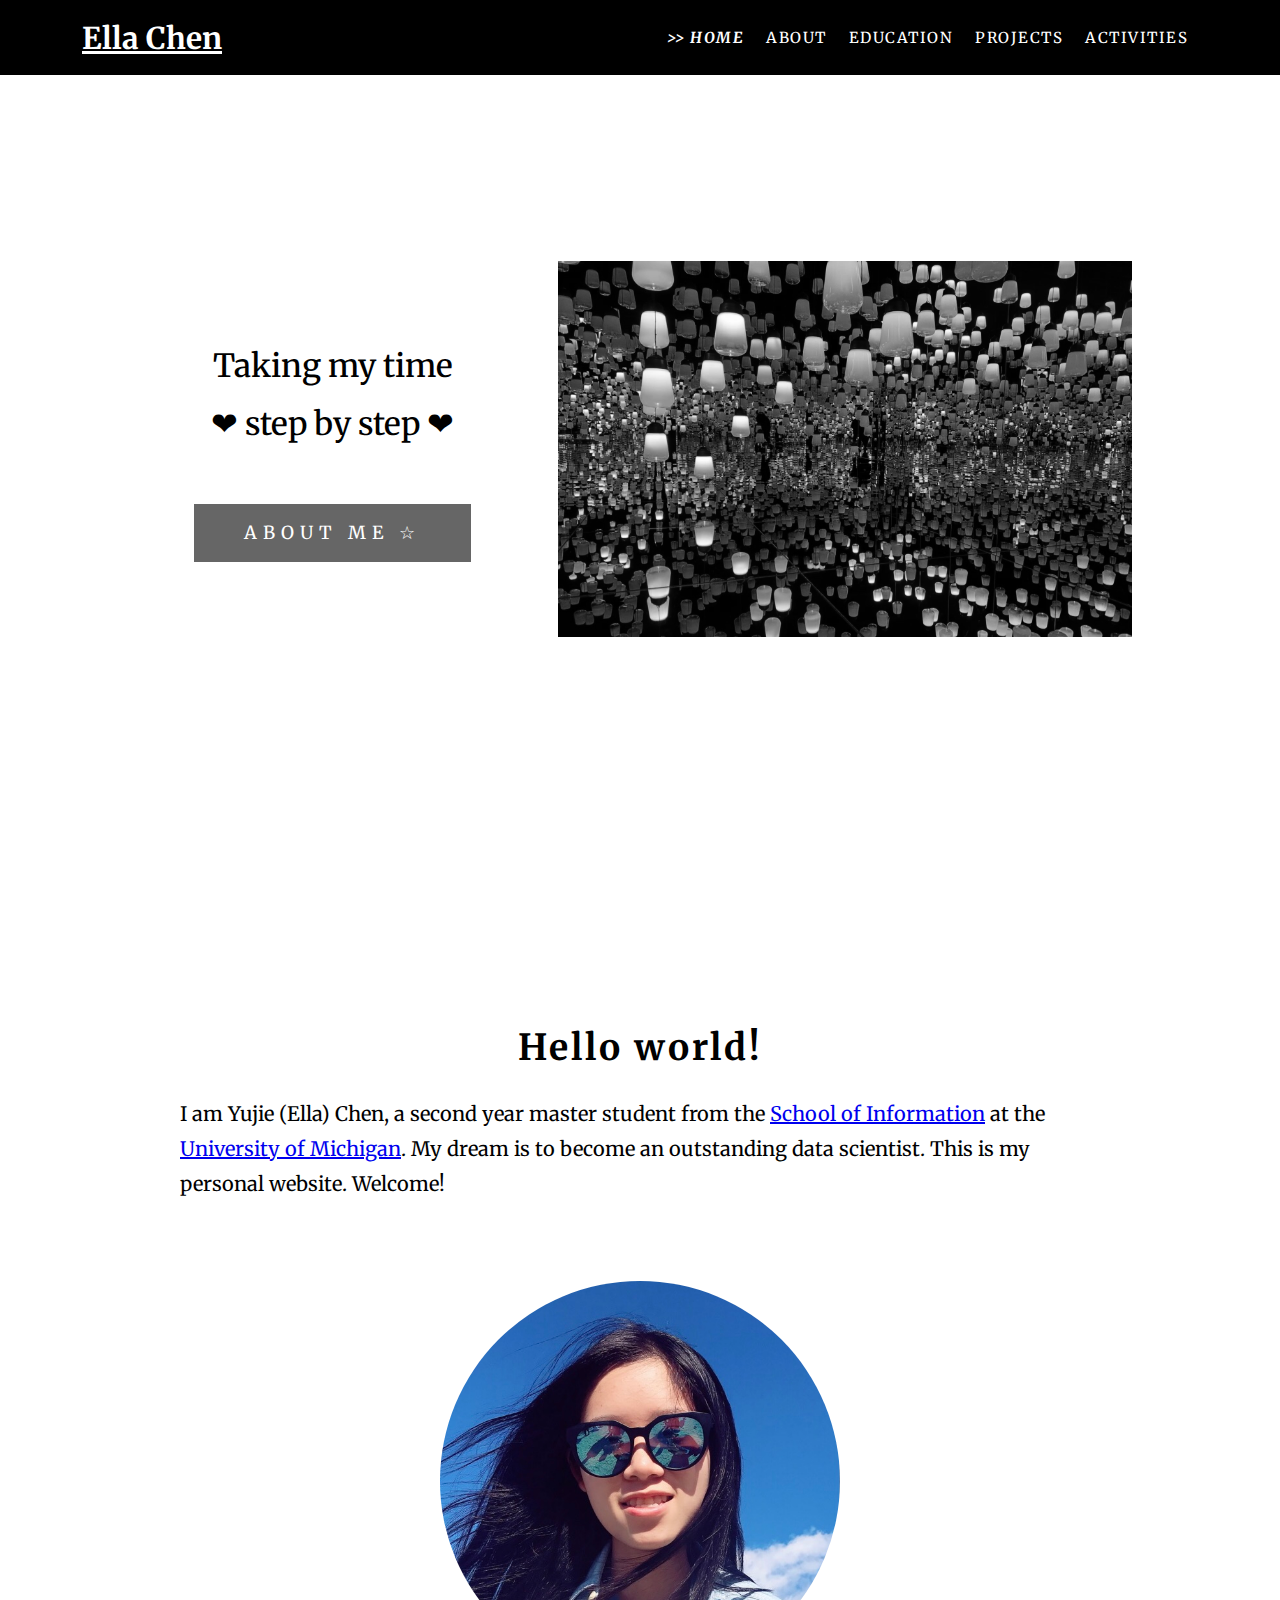
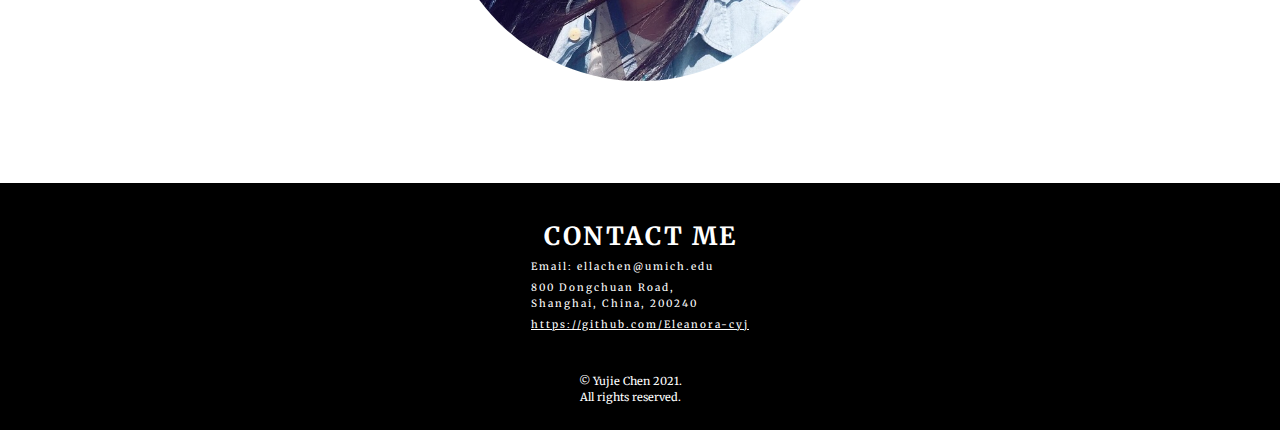
<file: index.html>
<!DOCTYPE html>
<html lang="en">
<head>
  <meta charset="utf-8">
  <meta name="viewport" content="width=device-width, initial-scale=1.0">
  <link rel="shortcut icon" type="image/x-icon" href="images/favicon.ico"/>
  <link rel="stylesheet" type="text/css" href="css/html5reset.css">
  <link rel="stylesheet" href="css/style.css">
  <link rel="stylesheet" href="https://fonts.googleapis.com/css?family=Andika">
  <link rel="preconnect" href="https://fonts.gstatic.com">
  <link href="https://fonts.googleapis.com/css2?family=Merriweather&display=swap" rel="stylesheet">
  <title>Ella Chen's Homepage</title>
</head>

<body ontouchstart="">
  <!-- nav-bar  -->
  <section id="nav-bar" class="container" role = "navigation">
    <div class="skip"><a href="#hello">Skip to Main Content</a></div>
    <header class="nav-bar">
      <div class="brand"><a href="index.html#footer"><h1>Ella Chen</h1></a></div>
      <div class="nav-list">
        <div class="cross">
          <div class="bar"></div>
        </div>
        <ul>
          <li><a href="index.html"><strong><em>>>  Home</em></strong></a></li>
          <li><a href="about.html">About</a></li>
          <li><a href="education.html">Education</a></li>
          <li><a href="project.html">Projects</a></li>
          <li><a href="activity.html">Activities</a></li>
        </ul>
      </div>
    </header>
  </section>
  <!-- End nav-bar  -->

  <!-- home Section  -->
  <section id="home" class="home container" role = "banner">
    <div class="home-info">
      <h1 class="home-info-heading">Taking my time <br>❤ step by step ❤</h1>
      <a href="about.html#about" type="button" class="home-info-button">About Me ☆</a>
    </div>
    <div class="home-img">
      <img src="./images/h.jpeg" alt="The colorful lights">
    </div>
  </section>
  <!-- End home Section  -->
  
  <!-- Hello section  -->
  <section id="hello" class="hello container" role="main"  >
    <div class="hello-info">
      <h1 class="hello-info-heading">Hello world! </h1>
      <p class="hello-info-desc">I am Yujie (Ella) Chen, a second year master student from the <a href="https://www.si.umich.edu/">School of Information</a> at the <a href="https://umich.edu/">University of Michigan</a>. My dream is to become an outstanding data scientist. This is my personal website. Welcome! </p>
    </div>
    <div class="hello-img">
      <div class="hello-img-wrapper">
        <img src="./images/home-me.jpg" alt="Ella's photo">
      </div>
    </div>
  </section>
  <!-- End hello section  -->
  
  <!-- Footer section  -->
  <footer id="footer" class="footer container" role = "contentinfo">
    <div class="footer-contact">
      <h1 class="footer-contact-heading">Contact me</h1>
      <p class="footer-contact-info">Email: ellachen@umich.edu</p>
      <p class="footer-contact-info">800 Dongchuan Road, </br>Shanghai, China, 200240</p>
      <p class="footer-contact-info"><a href = "https://github.com/Eleanora-cyj">https://github.com/Eleanora-cyj</a></p>
    </div>
   
    <span id='copyright'>&copy;&nbsp;Yujie Chen 2021.</br> All rights reserved.</span>
  </footer>
  <!-- End Footer section  -->
  <script src="./app.js"></script>
</body>
</html>
</file>
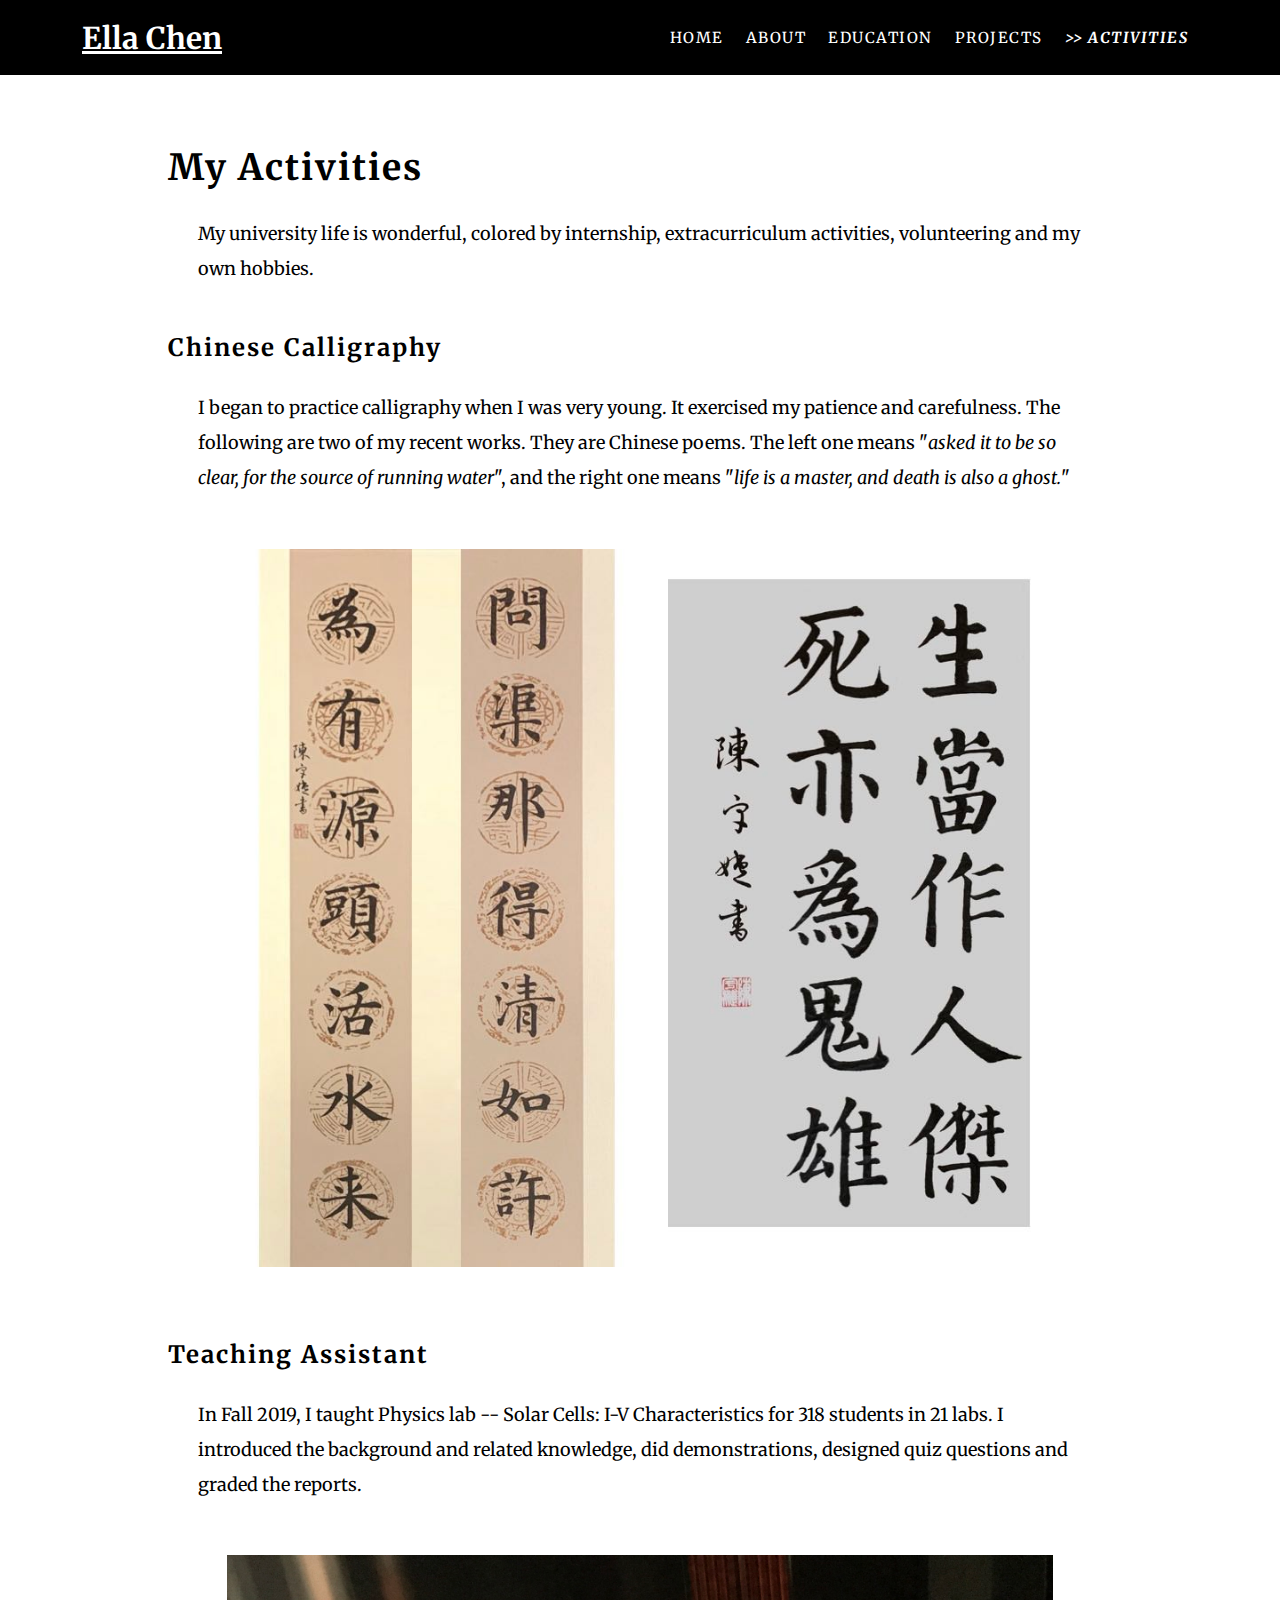
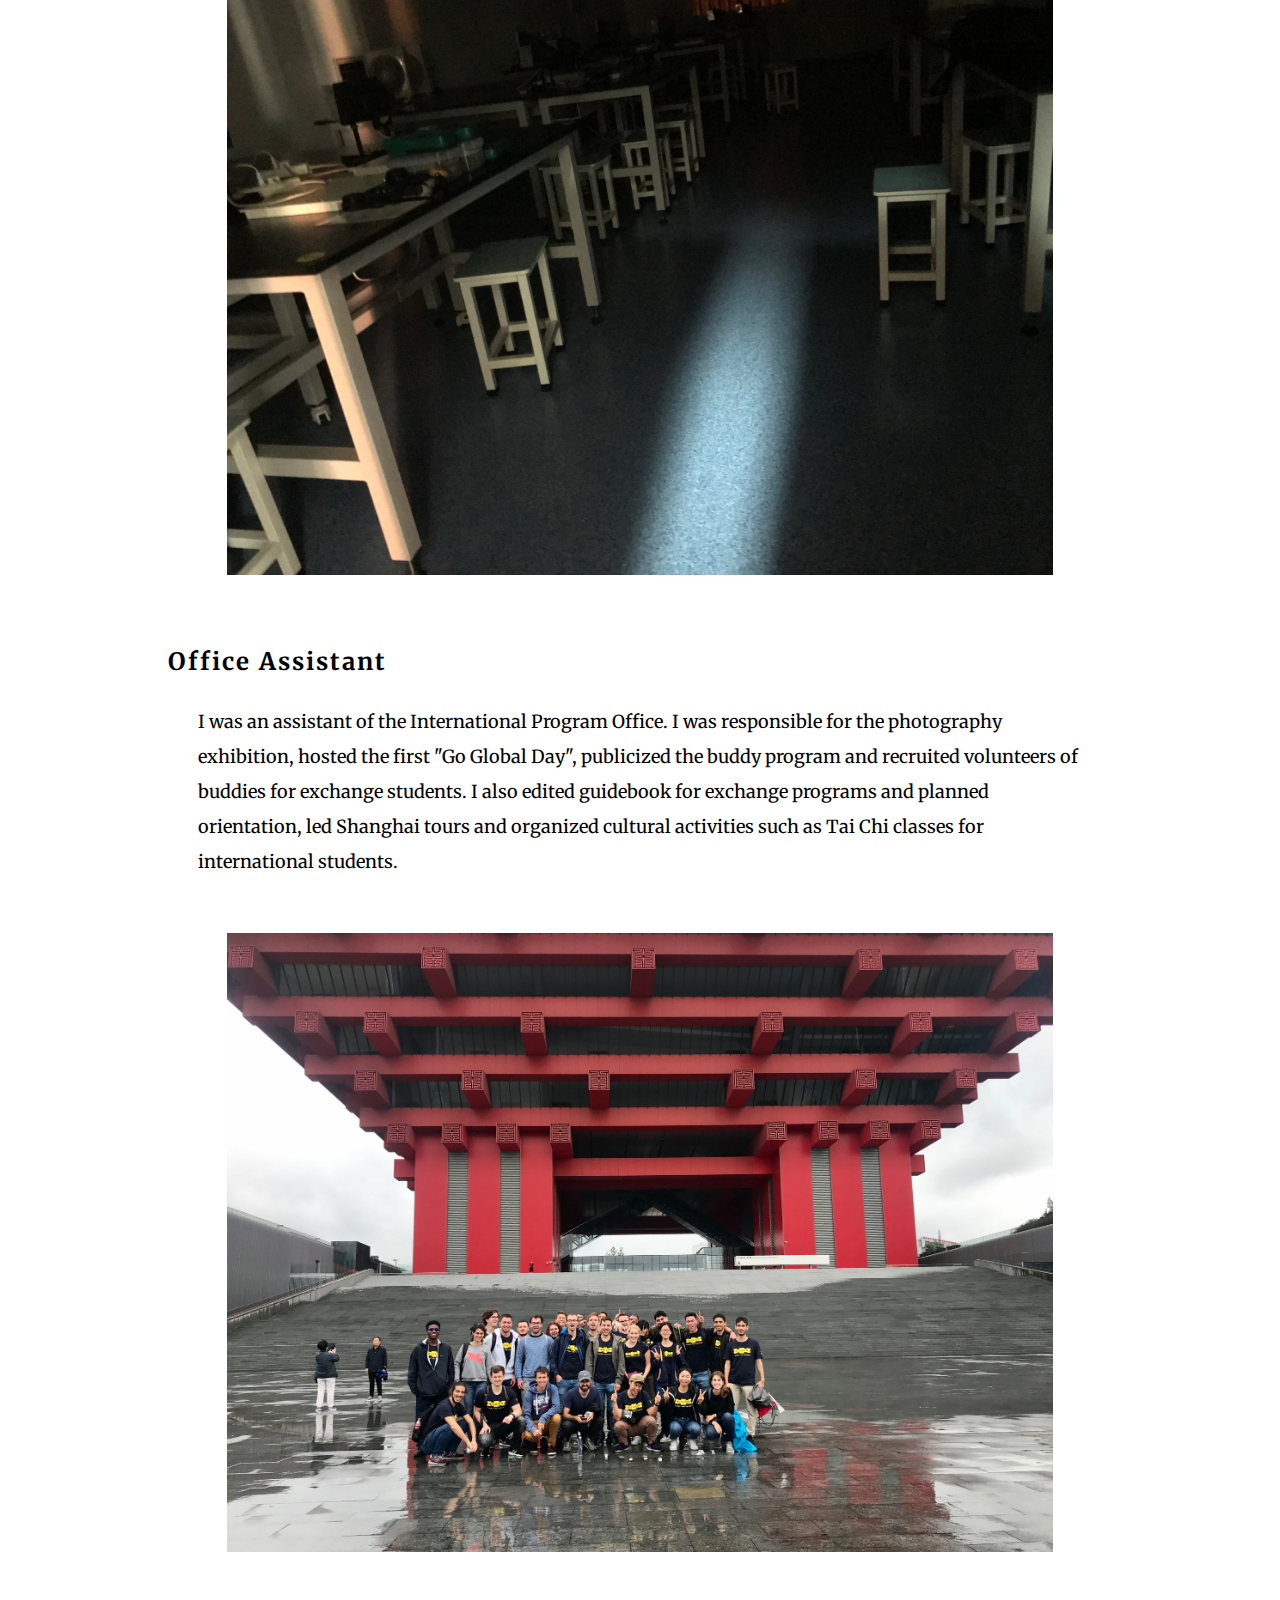
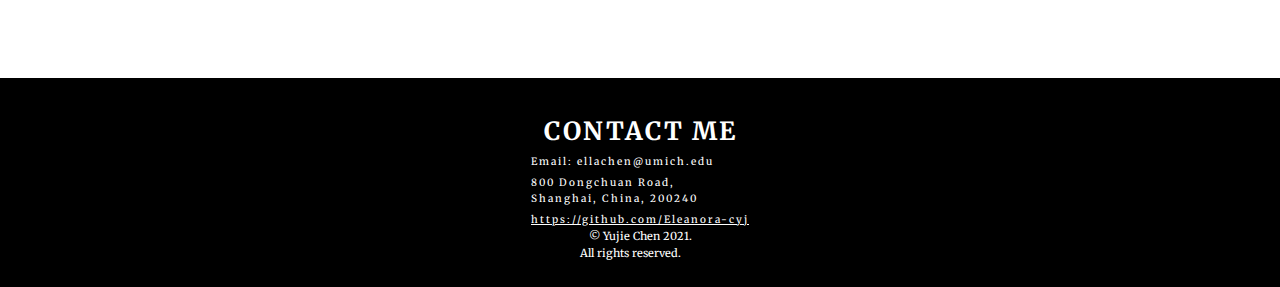
<file: activity.html>
<!DOCTYPE html>
<html lang="en">
<head>
  <meta charset="utf-8">
  <meta name="viewport" content="width=device-width, initial-scale=1.0">
  <link rel="shortcut icon" type="image/x-icon" href="images/favicon.ico"/>
  <link rel="stylesheet" type="text/css" href="css/html5reset.css">
  <link rel="stylesheet" href="css/style.css">
  <link rel="stylesheet" href="https://fonts.googleapis.com/css?family=Andika">
  <link rel="preconnect" href="https://fonts.gstatic.com">
  <link href="https://fonts.googleapis.com/css2?family=Merriweather&display=swap" rel="stylesheet">
  <title>Ella Chen's Activities</title>
</head>

<body ontouchstart="">
  <!-- nav-bar  -->
  <section id="nav-bar" class="container" role = "navigation">
    <div class="skip"><a href="#about">Skip to Main Content</a></div>
    <header class="nav-bar">
      <div class="brand"><a href="index.html#footer"><h1>Ella Chen</h1></a></div>
      <div class="nav-list">
        <div class="cross">
          <div class="bar"></div>
        </div>
        <ul>
          <li><a href="index.html">Home</a></li>
          <li><a href="about.html">About</a></li>
          <li><a href="education.html">Education</a></li>
          <li><a href="project.html">Projects</a></li>
          <li><a href="activity.html"><strong><em>>>  Activities</em></strong></a></li>
        </ul>
      </div>
    </header>
  </section>
  <!-- End nav-bar  -->

<section id="about" class="about container" role = "main">
    <div class="about-info">
      <h1 class="about-info-heading">My Activities</h1>
      <p class="about-info-desc">My university life is wonderful, colored by internship, extracurriculum activities, volunteering and my own hobbies. </p>
      <h2 class="about-skill-heading">Chinese Calligraphy</h2>
      <p class="about-info-desc">I began to practice calligraphy when I was very young. It exercised my patience and carefulness. The following are two of my recent works. They are Chinese poems. The left one means "<em>asked it to be so clear, for the source of running water</em>", and the right one means "<em>life is a master, and death is also a ghost.</em>"</p>
    </div>
    <div class="about-img">
      <div class="about-img-wrapper">
        <img src="./images/shufa.jpeg" alt="My calligraphy work">
      </div>
    </div>
    <div class="about-info">
      <h2 class="about-skill-heading">Teaching Assistant</h2>
      <p class="about-info-desc">In Fall 2019, I taught Physics lab -- Solar Cells: I-V Characteristics for 318 students in 21 labs. I introduced the background and related knowledge, did demonstrations, designed quiz questions and graded the reports.</p>
    </div>
    <div class="about-img">
      <div class="about-img-wrapper">
        <img src="./images/lab.jpeg" alt="My working lab">
      </div>
    </div>
        <div class="about-info">
      <h2 class="about-skill-heading">Office Assistant</h2>
      <p class="about-info-desc">I was an assistant of the International Program Office. I was responsible for the photography exhibition, hosted the first "Go Global Day", publicized the buddy program and recruited volunteers of buddies for exchange students. I also edited guidebook for exchange programs and planned orientation, led Shanghai tours and organized cultural activities such as Tai Chi classes for international students.</p>
    </div>
    <div class="about-img">
      <div class="about-img-wrapper">
        <img src="./images/ipo.jpeg" alt="Shanghai tours">
      </div>
    </div>
  </section>
  <!-- End About section  -->

  <!-- Footer section  -->
  <footer id="footer" class="footer container">
    <div class="footer-contact">
      <h1 class="footer-contact-heading">Contact me</h1>
      <p class="footer-contact-info">Email: ellachen@umich.edu</p>
      <p class="footer-contact-info">800 Dongchuan Road, </br>Shanghai, China, 200240</p>
      <p class="footer-contact-info"><a href = "https://github.com/Eleanora-cyj">https://github.com/Eleanora-cyj</a></p>


    <span id='copyright'>&copy;&nbsp;Yujie Chen 2021.</br> All rights reserved.</span>
  </footer>
  <!-- End Footer section  -->
  <script src="./app.js"></script>
</body>
</html>
</file>
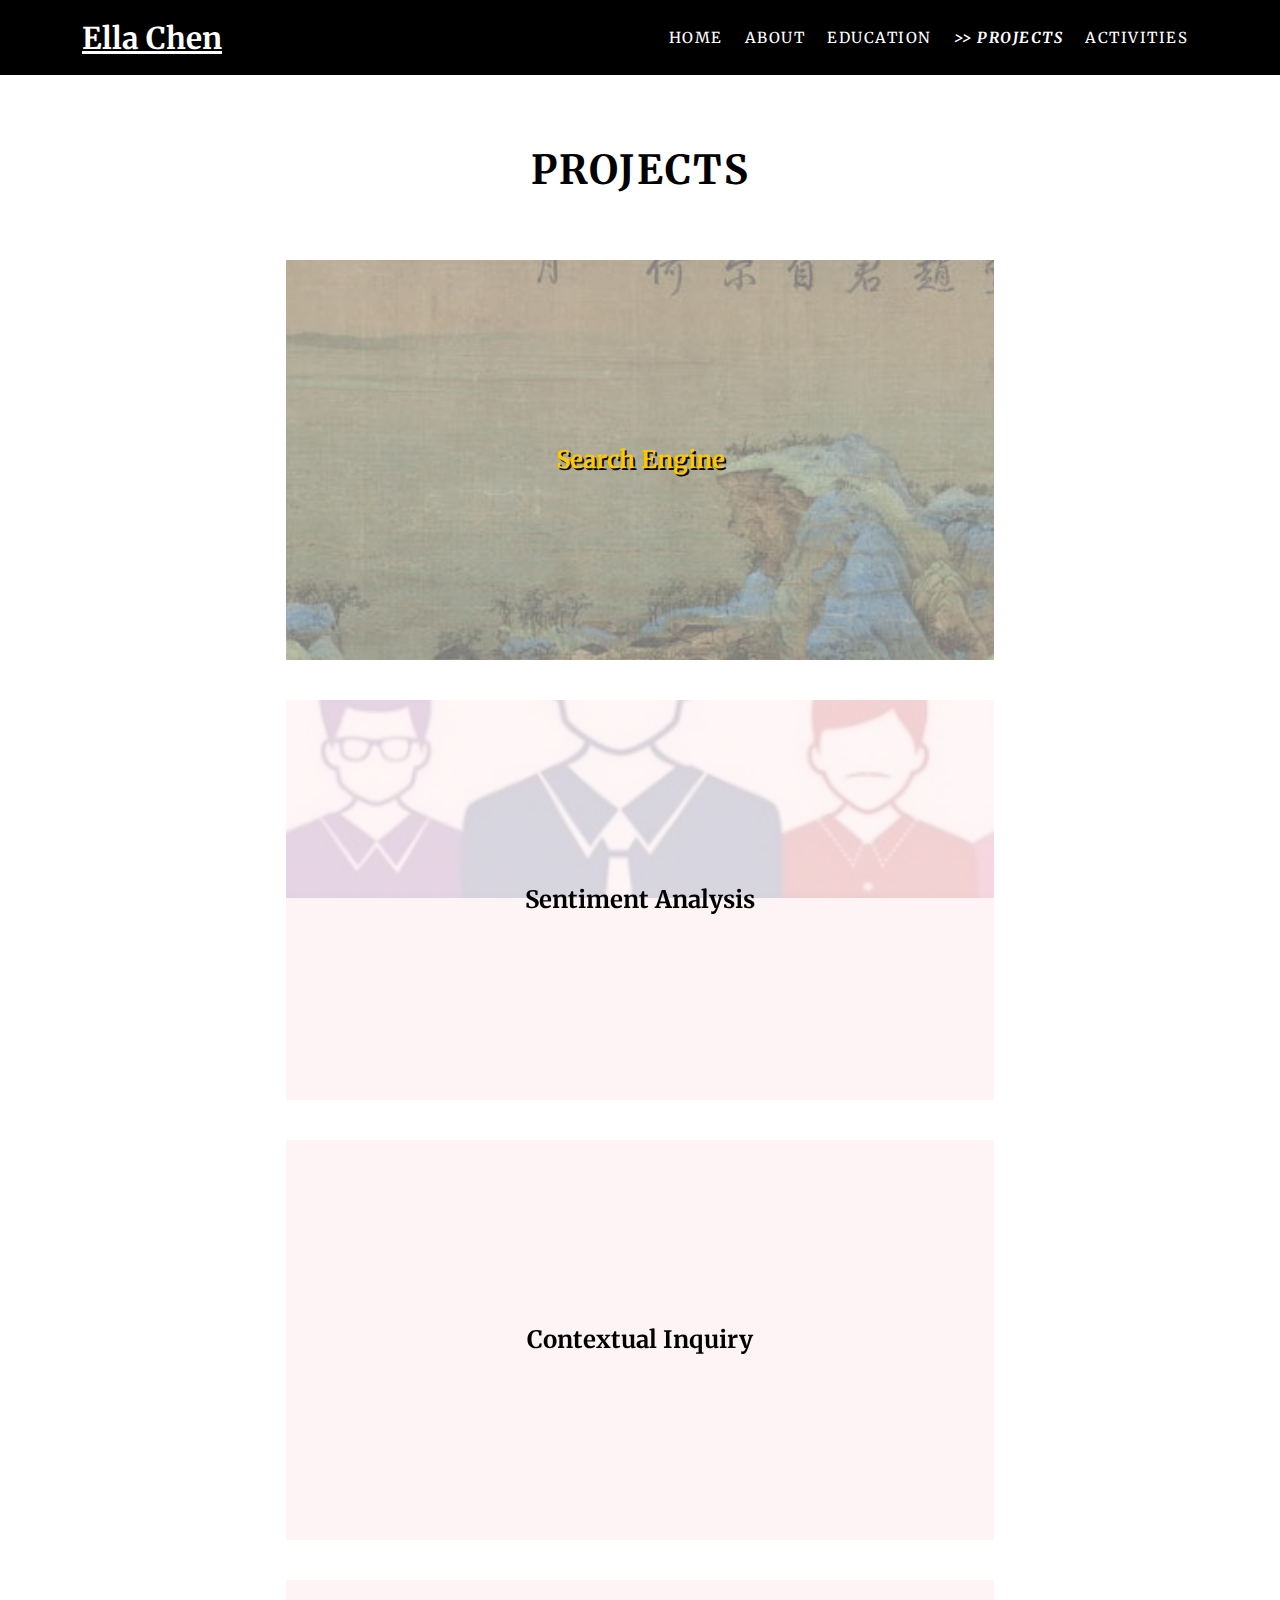
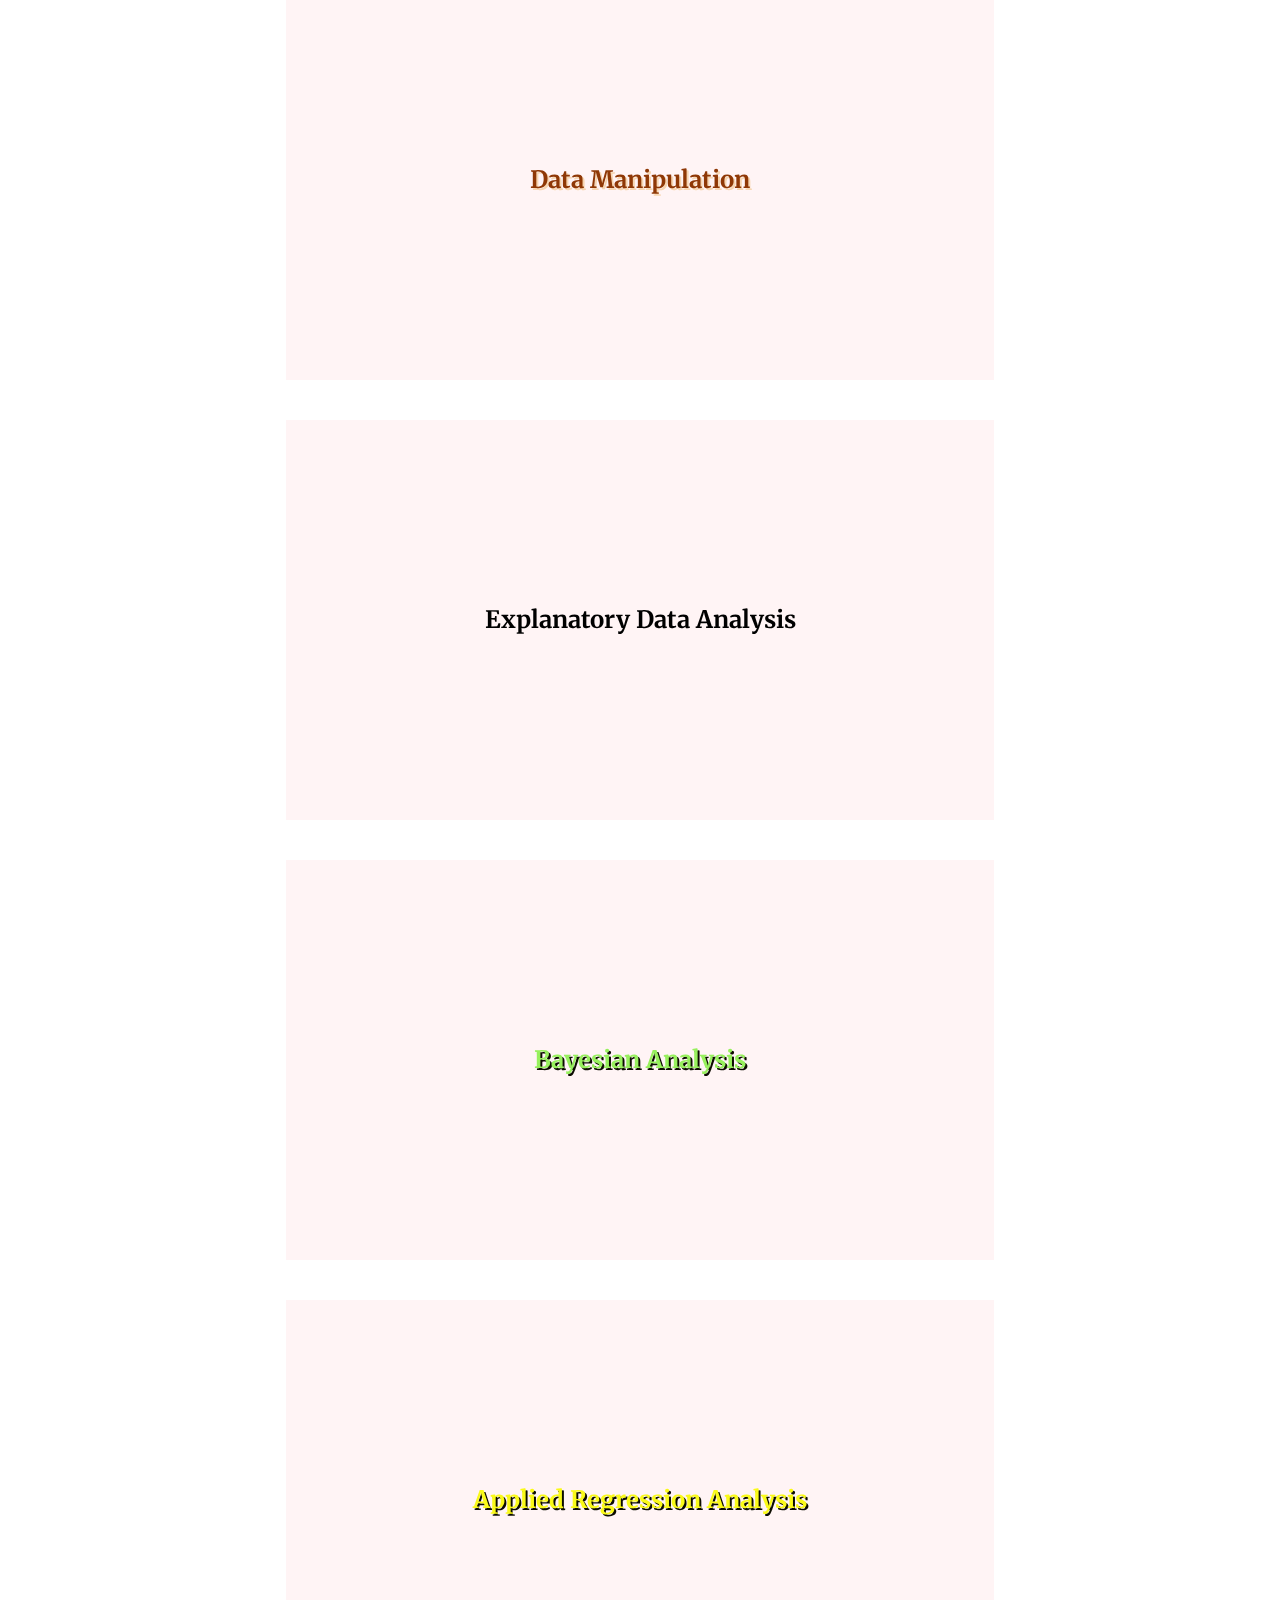
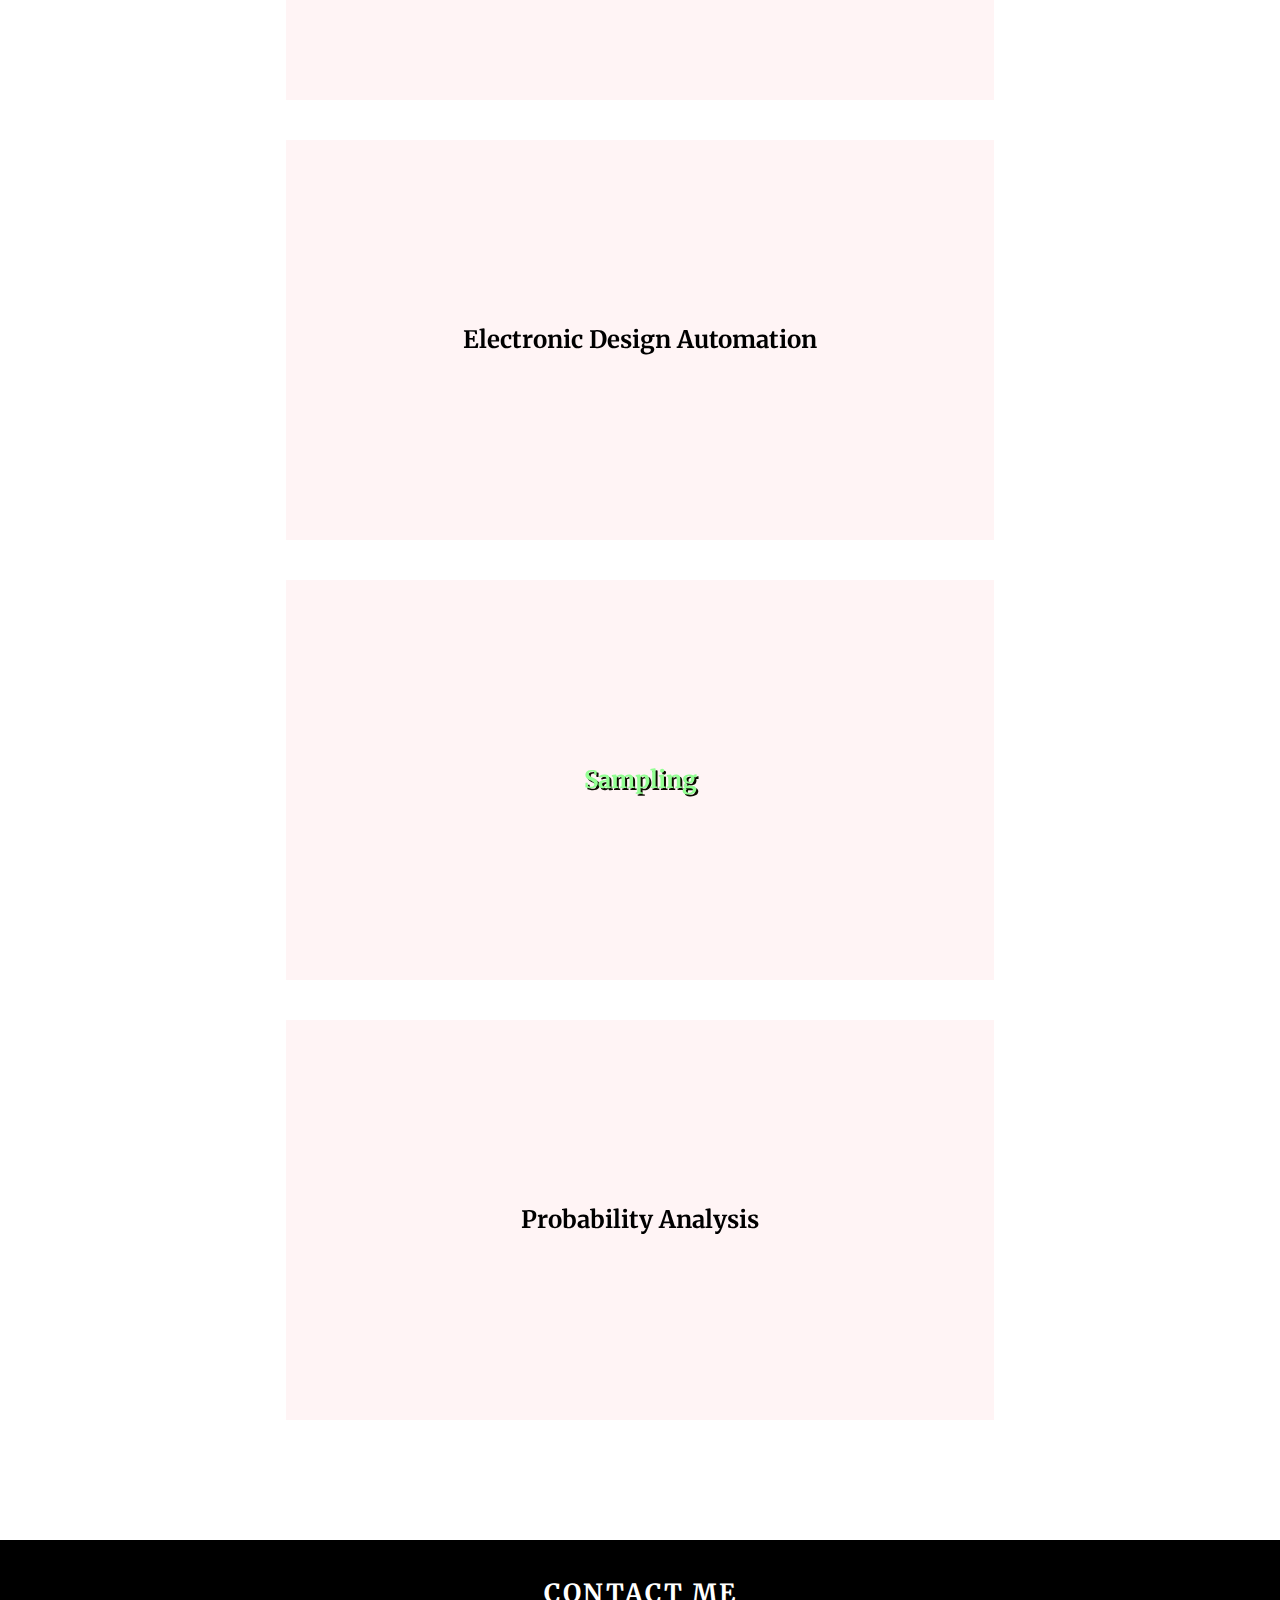
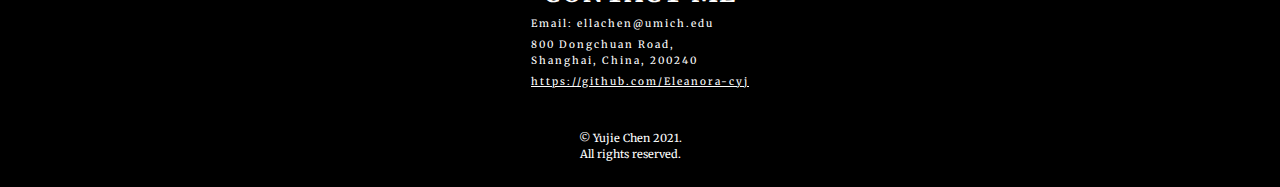
<file: project.html>
<!DOCTYPE html>
<html lang="en">
<head>
  <meta charset="utf-8">
  <meta name="viewport" content="width=device-width, initial-scale=1.0">
  <link rel="shortcut icon" type="image/x-icon" href="images/favicon.ico"/>
  <link rel="stylesheet" type="text/css" href="css/html5reset.css">
  <link rel="stylesheet" href="css/style.css">
  <link rel="preconnect" href="https://fonts.gstatic.com">
  <link rel="stylesheet" href="https://fonts.googleapis.com/css?family=Andika">
  <link href="https://fonts.googleapis.com/css2?family=Merriweather&display=swap" rel="stylesheet">
  <title>Ella Chen's Projects</title>
</head>

<body ontouchstart="">
  <!-- nav-bar  -->
  <section id="nav-bar" class="container" role = "navigation">
    <div class="skip"><a href="#project">Skip to Main Content</a></div>
    <header class="nav-bar">
      <div class="brand"><a href="index.html#footer"><h1>Ella Chen</h1></a></div>
      <div class="nav-list">
        <div class="cross">
          <div class="bar"></div>
        </div>
        <ul>
         <li><a href="index.html">Home</a></li>
          <li><a href="about.html">About</a></li>
          <li><a href="education.html">Education</a></li>
          <li><a href="project.html"><strong><em>>>  Projects</em></strong></a></li>
          <li><a href="activity.html">Activities</a></li>
        </ul>
      </div>
    </header>
  </section>
  <!-- End nav-bar  -->
  <!-- Service Section  -->
  <section id="project" class="project container" role = "main">
    <div class="project-header">
      <h1 class="project-header-heading">Projects</h1>
    </div>
    <div class="project-info">
      <div class="service">
        <div class="service-card">
          <div class="service-front">
            <h1 class="service-front-heading">Search Engine</h1>
          </div>
          <div class="service-back">
            <h1 class="service-back-heading">Museum-Related Information Search Engine</h1>
            <p class="service-back-desc">We created an East Asia museum related information search engine by using the data from three museums, and a web interface for searching, ranking and showing results.</p>
            <p class="service-back-desc"><em>(SI 650: Information Retrieval)</em></p>
          </div>
        </div>
      </div>
      <div class="service">
        <div class="service-card">
          <div class="service-front">
            <h1 class="service-front-heading"> Sentiment Analysis</h1>
          </div>
          <div class="service-back">
            <h1 class="service-back-heading"> A Product Evaluation System Based on Sentiment Analysis of E-commerce Platform Comment Data</h1>
            <p class="service-back-desc"><em>(SI 671: Data Mining: Methods & Applications)</em></p>
          </div>
        </div>
      </div>
      <div class="service">
        <div class="service-card">
          <div class="service-front">
            <h1 class="service-front-heading">Contextual Inquiry</h1>
          </div>
          <div class="service-back">
            <h1 class="service-back-heading">Communicating Effectively with Global African Studies Community</h1>
            <p class="service-back-desc">We did researches and interviews to help our client The African Studies Center of the Michigan State University to improve the effectiveness of their communication channels.</p>
            <p class="service-back-desc"><em>(SI 501: Contextual Inquiry and consulting foundations)</em></p>
          </div>
        </div>
      </div>
      <div class="service">
        <div class="service-card">
          <div class="service-front">
            <h1 class="service-front-heading">Data Manipulation</h1>
          </div>
          <div class="service-back">
            <h1 class="service-back-heading">Climate and Greenhouse Gases</h1>
            <p class="service-back-desc">In order to call on everyone to protect the environment, this project investigated the data of climate and greenhouse gas concentrations and demonstrated the greenhouse effect and environmental trend.</p>
            <p class="service-back-desc"><em>(SI 618: Data Manipulation and Analysis)</em></p>
          </div>
        </div>
      </div>
      <div class="service">
        <div class="service-card">
          <div class="service-front">
            <h1 class="service-front-heading">Explanatory Data Analysis</h1>
          </div>
          <div class="service-back">
            <h1 class="service-back-heading">Analysis of Steam PC Games</h1>
            <p class="service-back-desc">Focusing on the Steam game data set, explanatory data analysis was done to have an insight of what made a PC game popular.</p>
            <p class="service-back-desc"><em>(SI 618: Data Manipulation and Analysis)</em></p>
          </div>
        </div>
      </div>
      <div class="service">
        <div class="service-card">
          <div class="service-front">
            <h1 class="service-front-heading">Bayesian Analysis</h1>
          </div>
          <div class="service-back">
            <h1 class="service-back-heading">Locating Jiuling in the Forbidden Forest</h1>
            <p class="service-back-desc">We tried several clustering algorithms and finally used Dirichlet Process Mixture Models (DPMM) to locate and Gibbs sampling algorithm to estimate the number.</p>
            <p class="service-back-desc"><em>(VE 414: Bayesian Analysis)</em></p>
          </div>
        </div>
      </div>
      <div class="service">
        <div class="service-card">
          <div class="service-front">
            <h1 class="service-front-heading">Applied Regression Analysis</h1>
          </div>
          <div class="service-back">
            <h1 class="service-back-heading">Predicting Tesla’s Closing Price</h1>
            <p class="service-back-desc">Using R, we applied ARIMA, GARCH, Hidden Markov Model (HMM) and Long Short-Term Memory (LSTM) Network Model to analyze and forecast Tesla’s closing price on 5 trading days.</p>
            <p class="service-back-desc"><em>(VE 406: Applied Regression Analysis using R)</em></p>
          </div>
        </div>
      </div>
      <div class="service">
        <div class="service-card">
          <div class="service-front">
            <h1 class="service-front-heading">Electronic Design Automation</h1>
          </div>
          <div class="service-back">
            <h1 class="service-back-heading">Effective Rewriting Strategy for Digital Circuit Optimization</h1>
            <p class="service-back-desc">Our effective rewriting strategy for digital circuit optimization reduced the circuit area by 15%, using Simulated Annealing. We also created a convenient user interface. </p>
            <p class="service-back-desc"><em>(VE 450: Major Design Experience)</em></p>
          </div>
        </div>
      </div>
      <div class="service">
        <div class="service-card">
          <div class="service-front">
            <h1 class="service-front-heading">Sampling</h1>
          </div>
          <div class="service-back">
            <h1 class="service-back-heading">Analysis of JJF 1070-2005 Package Contents Sampling Plan</h1>
            <p class="service-back-desc">According to the rules of quantitative packaged goods, we made detailed sampling plan, calculated the probabilities and analysis the application. </p>
            <p class="service-back-desc"><em>(VE 401: Probabilistic Methods in Engineering)</em></p>
          </div>
        </div>
      </div>
      <div class="service">
        <div class="service-card">
          <div class="service-front">
            <h1 class="service-front-heading">Probability Analysis</h1>
          </div>
          <div class="service-back">
            <h1 class="service-back-heading">Police Shootings in the United States</h1>
            <p class="service-back-desc">We discussed the pattern of the occurrence of fatal police shootings in the United States, found the data distribution, derived Nelson’s formula and made prediction.</p>
            <p class="service-back-desc"><em>(VE 401: Probabilistic Methods in Engineering)</em></p>
          </div>
        </div>
      </div>
    </div>
  </section>
  <!-- End Service Section  -->

  

  <!-- Footer section  -->
  <footer id="footer" class="footer container">
    <div class="footer-contact">
      <h1 class="footer-contact-heading">Contact me</h1>
      <p class="footer-contact-info">Email: ellachen@umich.edu</p>
      <p class="footer-contact-info">800 Dongchuan Road, </br>Shanghai, China, 200240</p>
      <p class="footer-contact-info"><a href = "https://github.com/Eleanora-cyj">https://github.com/Eleanora-cyj</a></p>
    </div>


    <span id='copyright'>&copy;&nbsp;Yujie Chen 2021.</br> All rights reserved.</span>
  </footer>
  <!-- End Footer section  -->
  <script src="./app.js"></script>
</body>
</html>
</file>
<file: css/style.css>
* {
	padding: 0;
	margin: 0;
	box-sizing: border-box;
}

html {
	font-size: 10px;
	font-family: 'Merriweather', sans-serif;
	scroll-behavior: smooth;
}
.skip a{
	background: white;
	left: 0;
	font-size: 16px;
	padding: 10px;
	-webkit-transition: top 1s ease-out;
	transition: top 1s ease-out;
	z-index: 2;
	position: absolute;
	top: -50px;
  }

.skip a:focus{
	position: absolute;
	top: 10px;
}

.container {
	width: 100%;
	height: auto;
	display: flex;
	align-items: center;
	justify-content: center;
}

/* Nav Bar  */
#nav-bar {
	height: auto;
	width: 100%;
	position: fixed;
	z-index: 100;
	background-color: black;
}

.nav-bar {
	background-color: black;
	left: 0;
	top: 0;
	padding: 1rem 5rem;
	width: 100%;
	display: flex;
	align-items: center;
	justify-content: space-between;
}
.nav-bar .brand a {
	font-size: 3rem;
	color: white;
}
.nav-bar .nav-list {
	display: flex;
	align-items: center;
	justify-content: center;
}
.nav-bar .nav-list .cross {
	border: 2px solid white;
	border-radius: 50%;
	display: flex;
	align-items: center;
	justify-content: center;
	height: 50px;
	width: 50px;
	transition: .3s ease transform;
	cursor: pointer;
}
.nav-bar .nav-list .cross.active {
	transform: rotate(360deg);
}
.nav-bar .nav-list .cross.active .bar:before {
	top: 0;
	transform: rotate(45deg);
}
.nav-bar .nav-list .cross.active .bar:after {
	top: 0;
	transform: rotate(-45deg);
}
.nav-bar .nav-list .cross.active .bar {
	background-color: transparent;
}
.nav-bar .nav-list .cross .bar {
	height: 2px;
	width: 30px;
	background-color: white;
	position: relative;
	display: flex;
}
.nav-bar .nav-list .cross .bar::before,
.nav-bar .nav-list .cross .bar::after {
	content: '';
	position: absolute;
	left: 0;
	height: 100%;
	width: 100%;
	background-color: white;
	transition: .3s ease all;
}
.nav-bar .nav-list .cross .bar::before {
	top: 8px;
}
.nav-bar .nav-list .cross .bar::after {
	bottom: 8px;
}
.nav-bar .nav-list ul {
	position: absolute;
	width: 100%;
	top: 0;
	left: 0;
	background-color: black;
	padding: 5rem 0;
	transform: translateY(-100%);
	transition: .3s ease transform;
	text-align: center;
	z-index: -1;
}
.nav-bar .nav-list ul li {
	list-style: none;
	display: block;
	position: relative;
}

.nav-bar .nav-list ul li:hover:after {
	transform: translateX(-50%) scale(1);
	
}
.nav-bar .nav-list ul li:after {
	content: '';
	position: absolute;
	width: 5rem;
	height: .2rem;
	background-color: white;
	left: 50%;
	transform: translateX(-50%) scale(0);
	bottom: 0;
	transition: .3s ease transform;
}
.nav-bar .nav-list ul li a {
	font-size: 1.5rem;
	text-decoration: none;
	text-transform: uppercase;
	color: white;
	display: block;
	letter-spacing: .15rem;
	padding: 2rem 1rem;
}
.nav-bar .nav-list.open ul {
	transform: translateY(90px);
}
/* End Nav Bar */

/* home Section */
.home {
	min-height: 60vh;
	width: 100%;
	padding-top: 12em;
	justify-content: center;
	background-color: white;
	display: flex;
	flex-direction: column-reverse;
	justify-content: center;
	align-items: center;
}
.home .home-info {
	width: 100%;
	text-align: center;
}
.home .home-info .home-info-heading {
	font-size: 3rem;
	font-weight: 500;
	line-height: 5rem;
	color: black;
}
.home .home-info .home-info-heading:hover {
	color: pink;
	text-shadow: 1px 1px rgb(12, 12, 0);
}
.home .home-info .home-info-button {
	margin-top: 30px;
	padding: 2rem 5rem;
	display: inline-block;
	font-size: 1.6rem;
	text-transform: uppercase;
	color: white;
	text-decoration: none;
	letter-spacing: .6rem;
	background-color: rgba(0, 0, 0, 0.6);
}
.home .home-info .home-info-button:hover{
	background-color: lightblue;
	color:darkblue;
	text-shadow: 1px 1px rgb(12, 12, 0);
}
.home .home-img {
	height: auto;
	width: 80%;
	margin: 2rem;
}
.home .home-img img {
	height: 100%;
	width: 100%;
	filter: grayscale(100%);
}
.home .home-img img:hover{
	filter: none;
	opacity: 60%;
}
.home .home-img img:active{
	opacity: 100%;
}
/* End home Section */

/* Hello Section */
.hello {
	width: 100%;
	min-height: 10vh;
	padding: 10rem 5rem;
	flex-direction: column;
}

.hello .hello-info .hello-info-heading {
	font-size: 28px;
	letter-spacing: .3rem;
	color: black;
	text-align: center;
}
.hello .hello-info .hello-info-desc {
	font-size: 15px;
	line-height: 2rem;
	margin-top: 10px;
}

.hello .hello-img{
	margin-top: 50px;
	height: auto;
	max-width: 400px;
	position: relative;
	display: inline-block;
}
.hello .hello-img .hello-img-wrapper img {
	text-align:center;
	height: 100%;
	width: 100%;
	border-radius:100%;
}
/* End Hello Section */

/* About Section  */
.about {
	width: 100%;
	min-height: 50vh;
	padding: 10rem 5rem;
	flex-direction: column;
}

.about-info-heading {
	font-size: 28px;
	letter-spacing: .2rem;
	color: black;
}

.about-skill-heading{
	font-size: 20px;
	letter-spacing: .2rem;
	color: black;
	margin-top: 20px;
}

.about-edu-heading{
	font-size: 18px;
	letter-spacing: .1rem;
	color: black;
	margin-top: 30px;
	line-height: 3rem;
	margin-bottom: 5px;
	text-align:left;
}

.about-date-info{
	font-size: 14px;
}
.about .about-info .about-info-desc {
	font-size: 14px;
	line-height: 2rem;
	margin-top: 20px;
}

.about .about-info .about-info-button {
	padding: 1.6rem 2.6rem;
	display: block;
	background-color: rgba(0, 0, 0, 0.748);
	color: whitesmoke;
	text-decoration: none;
	font-size: 14px;
	letter-spacing: .2rem;
	margin-top: 20px;
	margin-bottom: 20px;
	text-align: center;
	line-height: 2rem;
}

.about .about-img{
	margin-top: 20px;
	height: auto;
	position: relative;
	display: block;
}

.about .about-img .about-img-wrapper img {
	height: 100%;
	width: 100%;
}

/* #contact {
	display: grid;
    grid-row: 4;
    grid-column: 1/ span 2;
}

#contact-form {
    width: 100%;
    height: 255px;
    background: #eee;
    border-radius: 8px;
    padding: 20px 30px;
    box-sizing: border-box;
    position: relative;
    margin-top:30px;
} */

.grid-container {
  display: grid;
  grid-template-columns: auto auto auto;
  grid-gap: 8px;
}
.grid-container img{
	height: 100px;
	width: 100px;
}
.grid-item1 {
	grid-column: 1/ span 2;
    grid-row: 1/span 3;
}
.grid-item2 {
	grid-column: 3;
    grid-row: 2/span 3;
}
.grid-item3 {
	grid-column: 1/ span2;
	grid-row:4;
}
.grid-item4 {
	grid-column: 1/ span2;
}

/* End About Section  */

/* projects section  */
.project {
	flex-direction: column;
	min-height: 60vh;
	padding: 10rem 5rem;
}
.project .project-header {
	width: 100%;
	text-align: center;
}
.project .project-header .project-header-heading {
	font-size: 4rem;
	text-transform: uppercase;
	letter-spacing: 2px;
	color: black;
}
.project .project-header .project-header-desc {
	font-size: 1.3rem;
	line-height: 2rem;
	margin-top: 20px;
	text-align: left;
}
.project .project-info {
	margin-top: 30px;
	display: flex;
	align-items: center;
	justify-content: center;
	width: 100%;
	flex-direction: column;
}
.project .project-info .service {
	width: 95%;
	min-height: 350px;
	position: relative;
	transition: .6s ease transform;
	margin: 5px;
}
.project .project-info .service .service-card {
	position: absolute;
	height: 100%;
	width: 100%;
	transform-style: preserve-3d;
	-webkit-transform-style: preserve-3d;
	transition: .6s ease transform;
	display: block;
}
.project .project-info .service .service-card .service-front,
.project .project-info .service .service-card .service-back {
	position: absolute;
	left: 0;
	top: 0;
	height: 100%;
	width: 100%;
	backface-visibility: hidden;
    -webkit-backface-visibility: hidden;
	display: flex;
	flex-direction: column;
	align-items: center;
	justify-content: center;
	background-color: rgba(255, 173, 181, 0.136);
	padding: 10px;
	background-attachment: fixed; 
    background-position: center;  
    background-repeat: no-repeat; 
    background-size: cover;      
}

.project .project-info .service:nth-child(1) .service-card .service-front{
	background-image: url('../images/m3.jpg');
	color: rgb(255, 200, 0);
	text-shadow: 2px 2px  rgb(12, 12, 0);
}

.project .project-info .service:nth-child(1) .service-card .service-back{
	background-color: rgba(241, 233, 154, 0.436);
}

.project .project-info .service:nth-child(2) .service-card .service-front{
	background-image: url('../images/s1.png');
}

.project .project-info .service:nth-child(3) .service-card .service-front{
	background-image: url('../images/c1.jpeg');
}
.project .project-info .service:nth-child(3) .service-card .service-back{
	background-color: rgba(199, 238, 253, 0.536);
}
.project .project-info .service:nth-child(4) .service-card .service-front{
	background-image: url('../images/e1.png');
	color: rgb(143, 56, 6);
	text-shadow: 2px 2px  rgb(247, 214, 178);
}
.project .project-info .service:nth-child(4) .service-card .service-back{
	background-color: rgba(214, 194, 172, 0.336);
}
.project .project-info .service:nth-child(5) .service-card .service-front{
	background-image: url('../images/green.jpeg');
}
.project .project-info .service:nth-child(5) .service-card .service-back{
	background-color: rgba(222, 222, 252, 0.386);
}
.project .project-info .service:nth-child(6) .service-card .service-front{
	background-image: url('../images/f1.png');
	color: rgb(151, 240, 93);
	text-shadow: 2px 2px  rgb(12, 12, 0);
}
.project .project-info .service:nth-child(6) .service-card .service-back{
	background-color: rgba(214, 253, 199, 0.336);
}
.project .project-info .service:nth-child(7) .service-card .service-front{
	background-image: url('../images/stock.png');
	color: rgb(250, 250, 24);
	text-shadow: 2px 2px  rgb(12, 12, 0);
}
.project .project-info .service:nth-child(7) .service-card .service-back{
	background-color: rgba(255, 210, 210, 0.336);
}
.project .project-info .service:nth-child(8) .service-card .service-front{
	background-image: url('../images/eda1.jpeg');
	/* color: rgb(245, 101, 120);
	text-shadow: 1px 1px  rgb(12, 12, 0); */
}
.project .project-info .service:nth-child(8) .service-card .service-back{
	background-color: rgba(221, 252, 253, 0.336);
}
.project .project-info .service:nth-child(9) .service-card .service-front{
	background-image: url('../images/food.png');
	color: rgb(147, 255, 147);
	text-shadow: 2px 2px  rgb(12, 12, 0);
}
.project .project-info .service:nth-child(9) .service-card .service-back{
	background-color: rgba(191, 250, 222, 0.336);
}
.project .project-info .service:nth-child(10) .service-card .service-front{
	background-image: url('../images/police.jpeg');
	
}
.project .project-info .service:nth-child(10) .service-card .service-back{
	background-color: rgba(226, 215, 228, 0.336);
}
.project .project-info .service .service-card .service-back{
	transform: rotateY(180deg);
}
.project .project-info .service .service-card .service-front i {
	font-size: 4rem;
	color: black;
	margin-bottom: 10px;
}
.project .project-info .service .service-card .service-front .service-front-heading, .project .project-info .service .service-card{
	font-size: 24px;

}
.service-front .service-front-heading {
	line-height: 3rem;

}
.service-back .service-back-heading {
	margin-top: 10px;
	font-size: 20px;
	line-height: 2.2rem;

}
.project .project-info .service:hover .service-card, .project .project-info .service:active .service-card, .project .project-info .service:focus .service-card, .project .project-info .service:focus-within .service-card{
	transform: rotateY(180deg);
}
.project .project-info .service .service-card .service-back .service-back-desc {
	font-size: 16px;
	margin-top: 15px;
	line-height: 2rem;
	text-align: left;
}

.project-img{
	display: inline;
	width:100%;
	height:100%
}

/* End project section  */

/* activity Section  */
.activity {
	min-height: 10vh;
	flex-direction: column;
	width: 100%;
	background-color: rgba(0, 0, 0, 0.212);
	padding: 3rem 2rem;
}
.activity .activity-heading {
	color: black;
	font-size: 2.2rem;
	text-align: center;
}
.activity .activity-button {
	padding: 2rem 3rem;
	display: inline-block;
	background-color: rgba(0, 0, 0, 0.267);
	font-size: 1.6rem;
	text-transform: uppercase;
	text-decoration: none;
	letter-spacing: .2rem;
	margin-top: 10px;
	color: whitesmoke;
	transition: .3s ease background-color;
}
.activity .activity-button:hover {
	background-color: black;
}
/* End activity Section  */

/* Footer section  */
.footer {
	min-height: 20vh;
	width: 100%;
	background-color: black;
	color: white;
	flex-direction: column;
	text-align: center;
	padding: 2.5rem 2.5rem 0.5rem 2.5rem;
	line-height: 1.6rem; 
}
.footer .footer-contact {
	padding: 20px;
}
.footer .footer-contact .footer-contact-heading {
	font-size: 2.5rem;
	text-transform: uppercase;
	letter-spacing: 2px;
	margin-bottom: 10px;
}
.footer .footer-contact .footer-contact-info {
	font-size: 1rem;
	padding-top: 5px;
	letter-spacing: .2rem;
	text-align: left;
}
.footer-contact-info > a {
	color:white;
}
.footer .footer-social-follow .footer-social-icon a {
	color: white;
	font-size: 12px;
	margin: .4rem;
	display: inline-block;
}
/* End Footer section  */

#copyright{
    text-align: center;
    /* line-height: 200%; */
    float: center;
    width: 50%;
    font-size: 11px;
    padding: 20px 20px 20px 0px;
}

/* Media query for desktop and tab  */
@media only screen and (min-width: 880px) {
	.nav-bar .nav-list .cross {
		display: none;
	}
	.nav-bar {
		width: 95%;
	}
	.nav-bar .nav-list ul {
		transform: translateX(0);
		position: initial;
		padding: 0;
		z-index: initial;
		background-color: transparent;
	}
	.nav-bar .nav-list ul li {
		display: inline-block;
	}
	.home {
		height: 100vh;
		flex-direction: row;
		padding: 10%;
		justify-content: center;
		align-items: center;
	}
	.home .home-info {
		max-width: 40%;	
	}

	.home .home-info .home-info-heading{
		font-size: 3.2rem;
		line-height: 1.8em;
	}

	.home .home-info .home-info-button {
		margin-top: 5rem;
		padding: 2rem 5rem;
		font-size: 1.8rem;
	}

	.home .home-img {
		min-width: 400px;
		max-width: 1000px;
	}

	.hello{
		padding: 10rem 15rem;
	}
	.hello .hello-info .hello-info-heading {
		font-size: 36px;
		margin: 3rem;
	}
	.hello .hello-info .hello-info-desc{
		font-size: 20px;
		margin: 3rem;
		line-height: 3.5rem;
	}
	.about {
		width: 100%;
		flex-direction: column;
	}
	.about .about-info {
		width: 80%;
	}
	.about .about-info .about-info-heading{
		font-size: 36px;
		margin-top: 5rem;
	}
	.about .about-info .about-info-desc{
		font-size: 18px;
		margin: 3rem;
		line-height: 3.5rem;
	}
    .about .about-img{
		margin: 2% 15%;
	}
	.about .about-info .about-skill-heading{
		font-size: 24px;
		margin-top: 5rem;
	}
    .about .about-info .about-info-button{
		margin-left: 3rem;
		margin-right: 3rem;
		font-size: 18px;
	}
	.grid-container{
		margin: 10% 10% 0% 10%;
		grid-template-columns: 40% 40% 20%;
	}

	.project .project-header .project-header-heading {
		margin-top: 5rem;
		margin-bottom: 2rem;
	}

	.project .project-info .service {
		width: 60%;
		min-height: 400px;
		transition: 1.5s ease transform;
		margin: 20px;
	}
	

	.project .project-info .service .service-card {
		transition: 1.5s ease transform;
	}
	.project .project-info .service .service-card .service-back .service-back-desc {
		font-size: 18px;
		margin: 20px 40px 10px 40px;
		line-height: 2.5rem;
	}

	.service-back .service-back-heading {
		font-size: 24px;
		line-height: 3rem;
		margin-left:40px;
		margin-right:40px;
	}
	.education .education-header .education-header-desc {
		max-width: 500px;
		padding-top: 20px;
		margin: 0 auto;
	}
	.education .education-info {
		flex-direction: row;
		width: 80%;
	}
	.education .education-info .service {
		margin: 0;
	}
}
/* End Media query for desktop and tab  */
@media only screen and (min-width: 1350px) {
	.nav-bar {
		width: 85%;
	}
	.nav-bar .nav-list ul li a {
		font-size: 1.8rem;
		padding: 2rem 1.5rem;
	}
	.home .home-info .home-info-heading{
		font-size: 4rem;
		line-height: 2em;
	}
	.home .home-info .home-info-button {
		margin-top: 7rem;
		padding: 3rem 7rem;
		font-size: 2rem;
	}
	.hello{
		padding: 10rem 20rem;
	}
	.about .about-info {
		width: 70%;
	}
	.about .about-img{
		margin: 2% 25%;
	}
	
	.project .project-info .service {
		min-height: 280px;
	}


}

@media screen and (prefers-reduced-motion: reduce){
	html{
		scroll-behavior: auto; /* Removes scroll animation */
	}
  
	.skip a{
	  -webkit-transition: none; 
	  transition: none;        
	 }
	
	.nav-bar .nav-list .cross {
		transition: none;
	}

	/*Turn off parallax*/
	.project .project-info .service .service-card .service-front,
	.project .project-info .service .service-card .service-back{
	  background-attachment: initial;
	}
	
	.project .project-info .service {
		transition: none;
	}

	.project .project-info .service .service-card {
		transition: none;
	}
	.nav-bar .nav-list ul {
		transition: none;
	}
	.nav-bar .nav-list ul li:after {
		transition: none;
	}
  }
</file>
